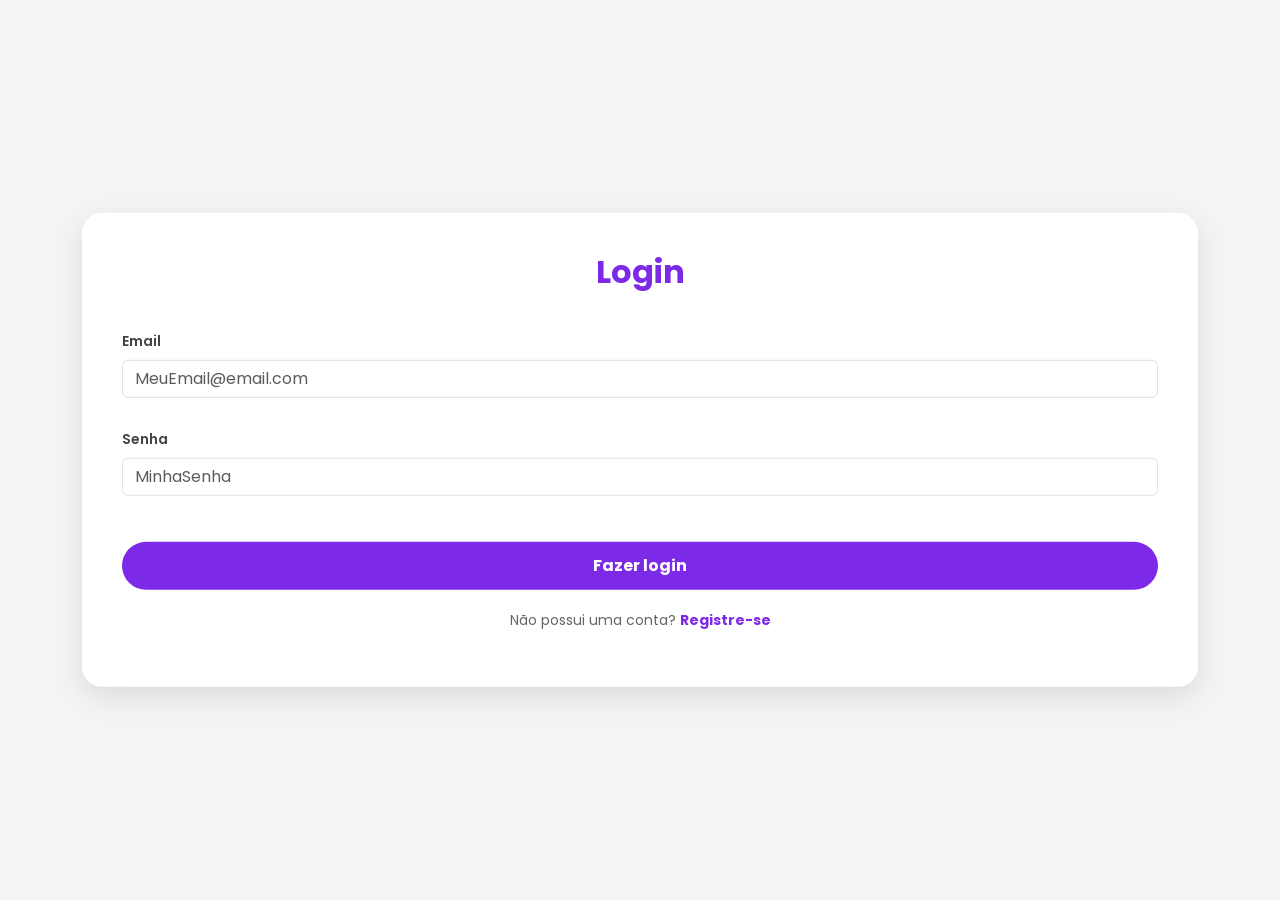
<file: client/index.html>
<!DOCTYPE html>
<html lang="pt-br">
<head>
    <meta charset="UTF-8">
    <meta name="viewport" content="width=device-width, initial-scale=1.0">
    <link href="https://cdn.jsdelivr.net/npm/bootstrap@5.3.8/dist/css/bootstrap.min.css" rel="stylesheet" integrity="sha384-sRIl4kxILFvY47J16cr9ZwB07vP4J8+LH7qKQnuqkuIAvNWLzeN8tE5YBujZqJLB" crossorigin="anonymous">
    <title>To-do-list</title>
    <link rel="stylesheet" href="style.css">
</head>
<body>
    <div class = "container" id="formularios">
        <div = "row justify-content-md-center">
            <form id="formularioLogin">
                <h2>Login</h2>
                <div class ="mb-3">
                    <label for="emailInput" class ="form-label">Email</label>
                    <input type="email" class = "form-control" name="emailInput" id="emailInput" placeholder="MeuEmail@email.com" >
                </div>
                <div class ="mb-3">
                    <label for="senhaInput" class ="form-label">Senha</label>
                    <input type="password" class = "form-control" name="senhaInput" id="senhaInput" placeholder="MinhaSenha">
                </div>
                <button type="button" class = "button" onclick="manipuladorUser.htmlLogin()">Fazer login</button>
                <div class = "form-text">
                    <p>
                Não possui uma conta? <a href="cadastro.html">Registre-se</a> 
                    </p>
                </div>
            </form>
        </div>
        
    </div>
</body>
<script src="script.js"></script>
</html>
</file>
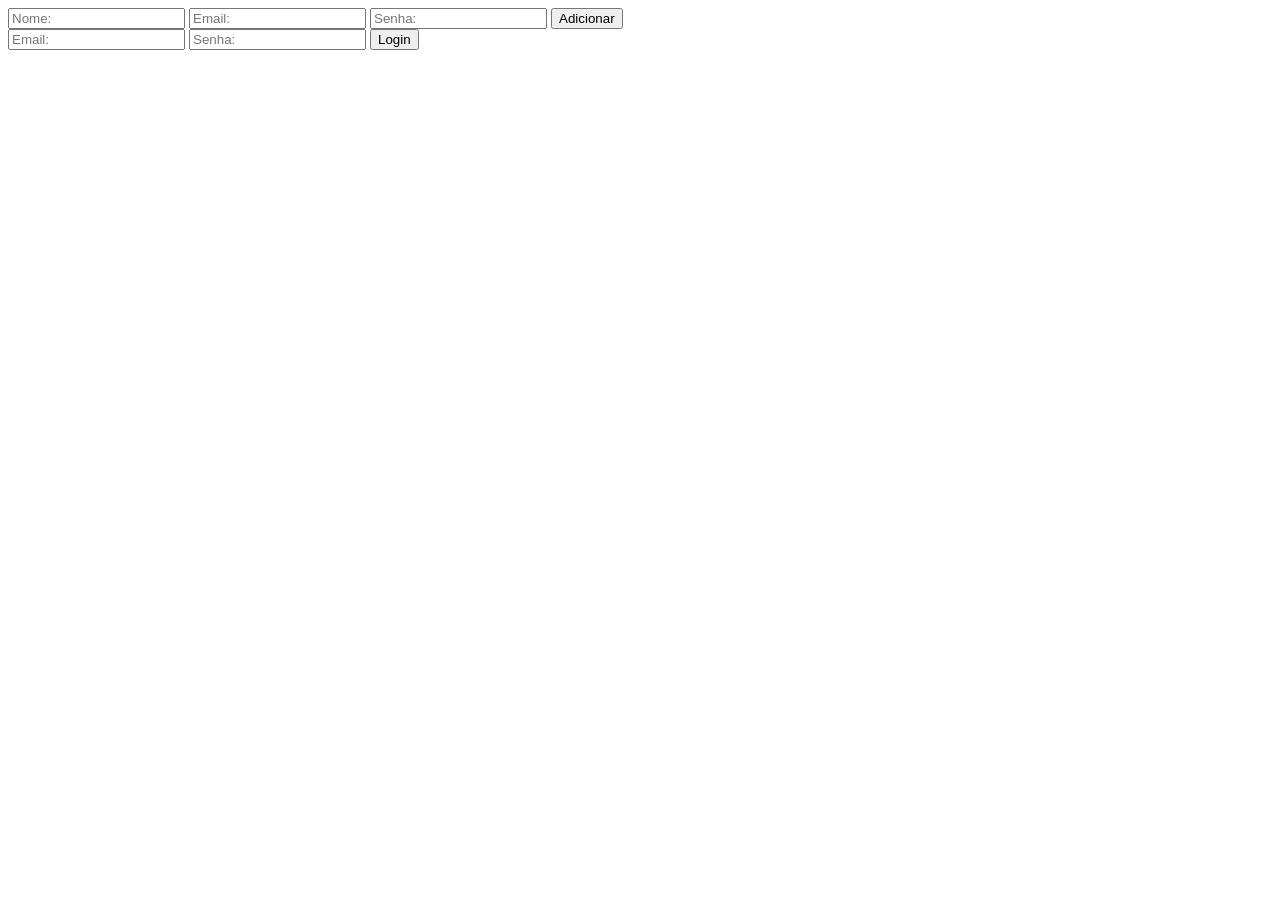
<file: todo-list/client/index.html>
<!DOCTYPE html>
<html lang="pt-br">
	<head>
		<meta charset="UTF-8" />
		<meta name="viewport" content="width=device-width, initial-scale=1.0" />
		<title>Document</title>
	</head>
	<body>
		<section class="newItem">
			<input type="text" id="user" placeholder="Nome:" />
			<input type="text" id="email" placeholder="Email:" />
			<input type="text" id="password" placeholder="Senha:" />
			<button onclick="postUser()" class="addBtn">Adicionar</button>
		</section>

		<section class="newItem">
			<input type="text" id="loginEmail" placeholder="Email:" />
			<input type="text" id="loginPassword" placeholder="Senha:" />
			<button onclick="loginUser()" class="addBtn">Login</button>
		</section>
		<script src="scripts.js"></script>
	</body>
</html>
</file>
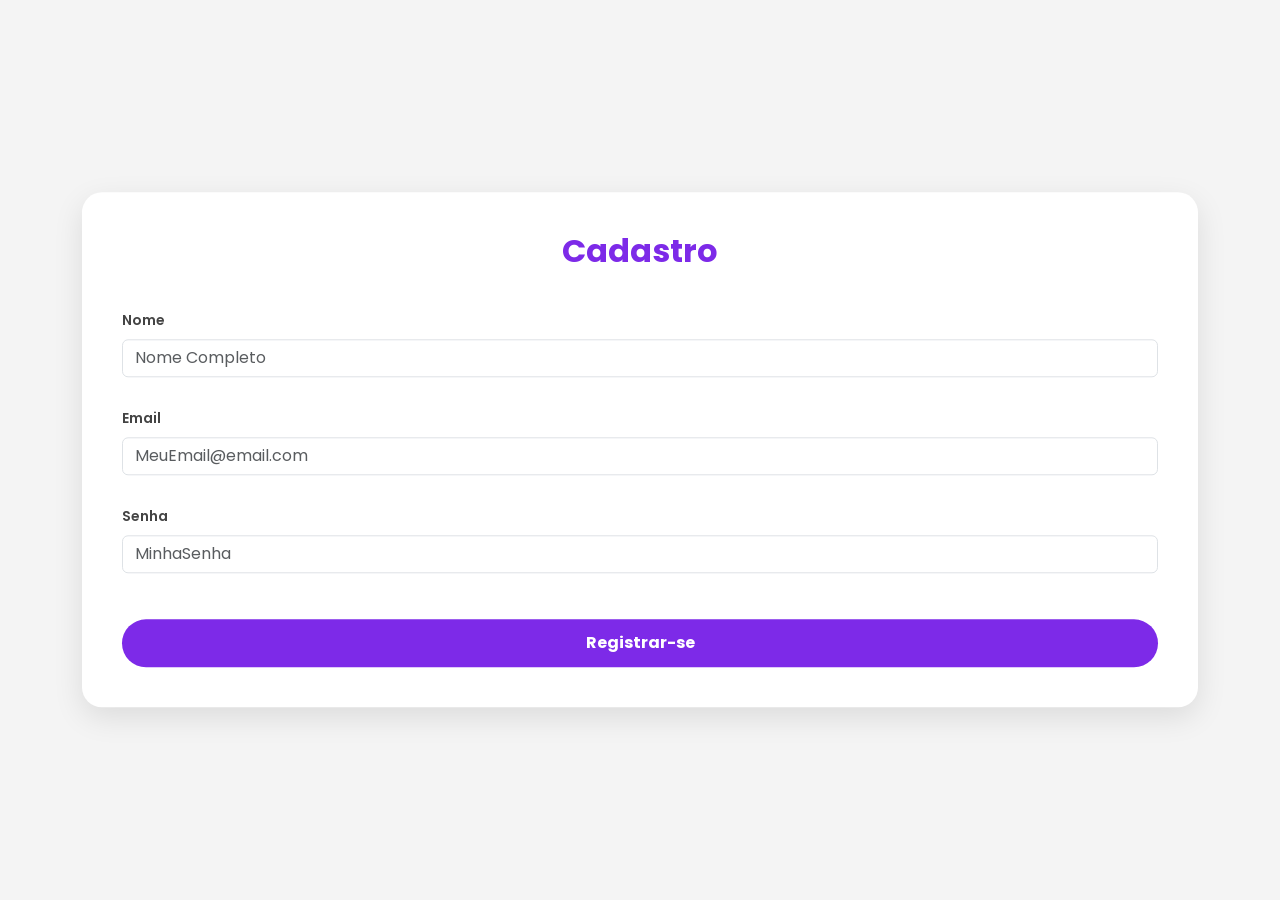
<file: client/cadastro.html>
<!DOCTYPE html>
<html lang="pt-br">
<head>
    <meta charset="UTF-8">
    <meta name="viewport" content="width=device-width, initial-scale=1.0">
    <link href="https://cdn.jsdelivr.net/npm/bootstrap@5.3.8/dist/css/bootstrap.min.css" rel="stylesheet" integrity="sha384-sRIl4kxILFvY47J16cr9ZwB07vP4J8+LH7qKQnuqkuIAvNWLzeN8tE5YBujZqJLB" crossorigin="anonymous">
    <title>To-do-list</title>
    <link rel="stylesheet" href="style.css">
</head>
<body>
    <div class ="container" id="formularios">
        <div = "row justify-content-md-center">
            <form id="formularioCadastro">
                <h2>Cadastro</h2>
                <div class ="mb-3">
                    <label for="nomeInput" class ="form-label">Nome</label>
                    <input type="text" class = "form-control" name="nomeInput" id="nomeInput" placeholder="Nome Completo">
                </div>
                <div class ="mb-3">
                    <label for="emailInput" class ="form-label">Email</label>
                    <input type="email" class = "form-control" name="emailInput" id="emailInput" placeholder="MeuEmail@email.com">
                </div>
                <div class ="mb-3">
                    <label for="senhaInput" class ="form-label">Senha</label>
                    <input type="password" class = "form-control" name="senhaInput" id="senhaInput" placeholder="MinhaSenha"> 
                </div>
                <button type="button" class="button" onclick="manipuladorUser.htmlCadastro()">Registrar-se</button>
            </form>
        </div>
    </div>    
</body>
<script src="script.js"></script>
</html>
</file>
<file: client/style.css>
/* Serve para Login e Cadastro */

@import url('https://fonts.googleapis.com/css2?family=Poppins:wght@300;400;600&display=swap');

/* Configuração Geral da Página */
body {
    font-family: 'Poppins', sans-serif;
    background-color: #f4f4f4;
}

#formularioLogin, 
#formularioCadastro {
    background-color: white;
    padding: 40px;
    border-radius: 20px;
    box-shadow: 0 10px 30px rgba(0,0,0,0.1);
}

/* Estilo dos Textos (Labels) */
label {
    font-weight: 600;
    color: #444;
    margin-bottom: 5px;
    margin-top: 15px;
    font-size: 14px;
}

button {
    background-color: #7D2AE8;
    color: white;
    border: none;
    padding: 12px;
    border-radius: 50px;
    font-size: 16px;
    font-weight: bold;
    cursor: pointer;
    margin-top: 30px;
    transition: background 0.3s;
    width: 100%;

}

button:hover {
    background-color: #5f1eb5;
}

/* Links e textos extras */
p {
    margin-top: 20px;
    font-size: 14px;
    color: #666;
    text-align: center; /* Centraliza o texto "Não possui conta?" */
}

a {
    color: #7D2AE8;
    text-decoration: none;
    font-weight: bold;
}

a:hover {
    text-decoration: underline;
}

h2{
    text-align: center;
    color: #7D2AE8;
    margin-top: 0;
    margin-bottom: 25px;
    font-weight: 700;
}

#formularios{
    position:absolute;
    top: 50%;
    left: 50%;
    transform:translate(-50%, -50%)
}
</file>
